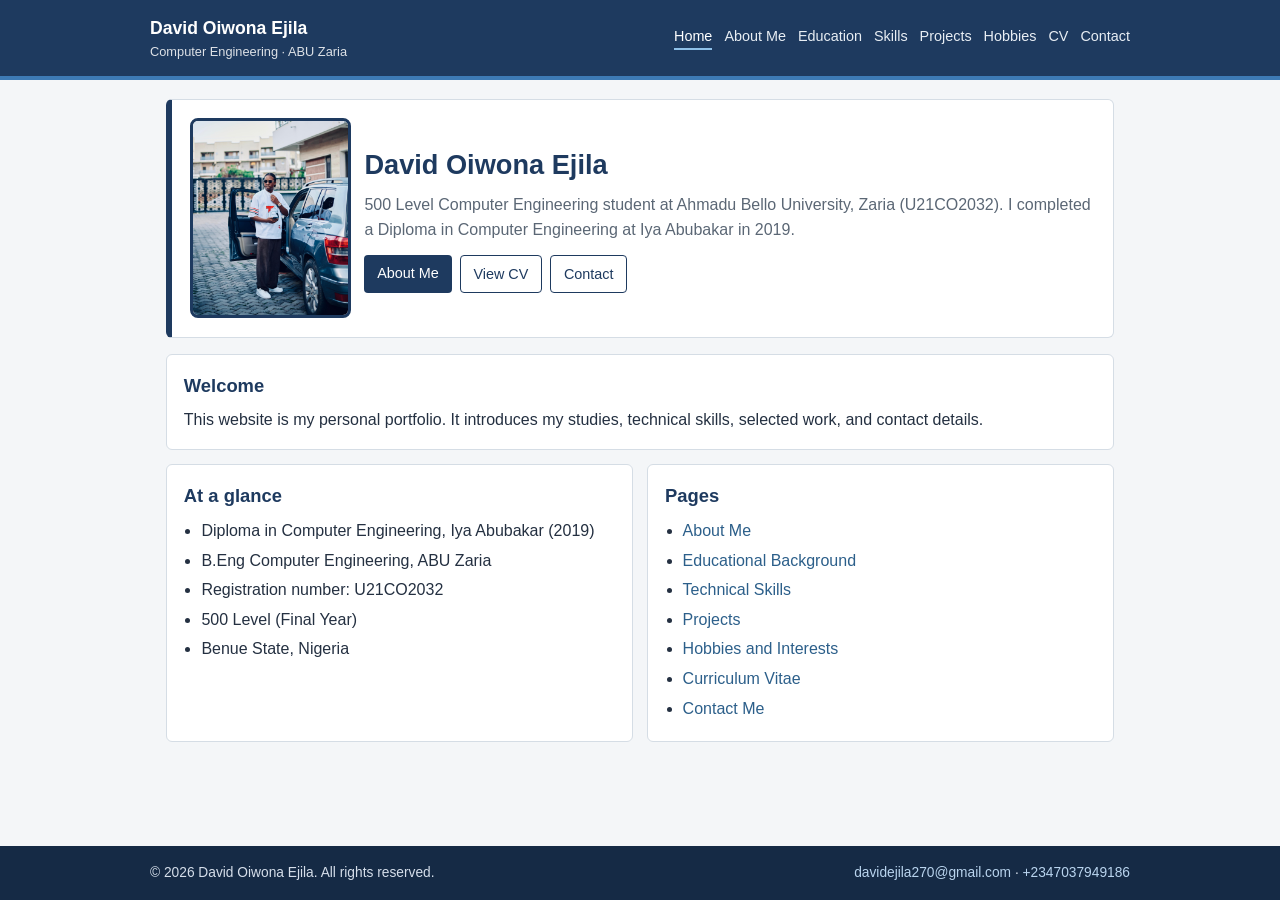
<file: index.html>
<!DOCTYPE html>
<html lang="en">
<head>
  <meta charset="UTF-8" />
  <meta name="viewport" content="width=device-width, initial-scale=1.0" />
  <title>Home | David Oiwona Ejila</title>
  <link rel="stylesheet" href="assets/css/style.css" />
  <script type="application/ld+json">
  {
    "@context": "https://schema.org",
    "@type": "Person",
    "name": "David Oiwona Ejila",
    "alternateName": "MarvelPro",
    "jobTitle": "Computer Engineering Student",
    "affiliation": {
      "@type": "CollegeOrUniversity",
      "name": "Ahmadu Bello University, Zaria"
    }
  }
  </script>
</head>
<body>
  <header class="site-header">
    <div class="header-inner">
      <a class="brand" href="index.html">David Oiwona Ejila<span>Computer Engineering · ABU Zaria</span></a>
      <nav class="main-nav" aria-label="Main">
        <a class="active" href="index.html">Home</a>
        <a href="about.html">About Me</a>
        <a href="education.html">Education</a>
        <a href="skills.html">Skills</a>
        <a href="projects.html">Projects</a>
        <a href="hobbies.html">Hobbies</a>
        <a href="cv.html">CV</a>
        <a href="contact.html">Contact</a>
      </nav>
    </div>
  </header>
  <main class="wrap">
    <section class="hero">
      <img class="portrait" src="assets/images/portrait.jpg" alt="David Oiwona Ejila standing beside a car" />
      <div>
        <h1>David Oiwona Ejila</h1>
        <p>500 Level Computer Engineering student at Ahmadu Bello University, Zaria (U21CO2032). I completed a Diploma in Computer Engineering at Iya Abubakar in 2019.</p>
        <div class="btn-row">
          <a class="btn" href="about.html">About Me</a>
          <a class="btn light" href="cv.html">View CV</a>
          <a class="btn light" href="contact.html">Contact</a>
        </div>
      </div>
    </section>
    <section class="card">
      <h2>Welcome</h2>
      <p>This website is my personal portfolio. It introduces my studies, technical skills, selected work, and contact details.</p>
    </section>
    <div class="grid-2">
      <section class="card">
        <h2>At a glance</h2>
        <ul class="plain-list">
          <li>Diploma in Computer Engineering, Iya Abubakar (2019)</li>
          <li>B.Eng Computer Engineering, ABU Zaria</li>
          <li>Registration number: U21CO2032</li>
          <li>500 Level (Final Year)</li>
          <li>Benue State, Nigeria</li>
        </ul>
      </section>
      <section class="card">
        <h2>Pages</h2>
        <ul class="plain-list">
          <li><a href="about.html">About Me</a></li>
          <li><a href="education.html">Educational Background</a></li>
          <li><a href="skills.html">Technical Skills</a></li>
          <li><a href="projects.html">Projects</a></li>
          <li><a href="hobbies.html">Hobbies and Interests</a></li>
          <li><a href="cv.html">Curriculum Vitae</a></li>
          <li><a href="contact.html">Contact Me</a></li>
        </ul>
      </section>
    </div>
  </main>
  <footer class="site-footer">
    <div class="footer-inner">
      <p>&copy; 2026 David Oiwona Ejila. All rights reserved.</p>
      <p><a href="mailto:davidejila270@gmail.com">davidejila270@gmail.com</a> · <a href="tel:+2347037949186">+2347037949186</a></p>
    </div>
  </footer>
</body>
</html>
</file>
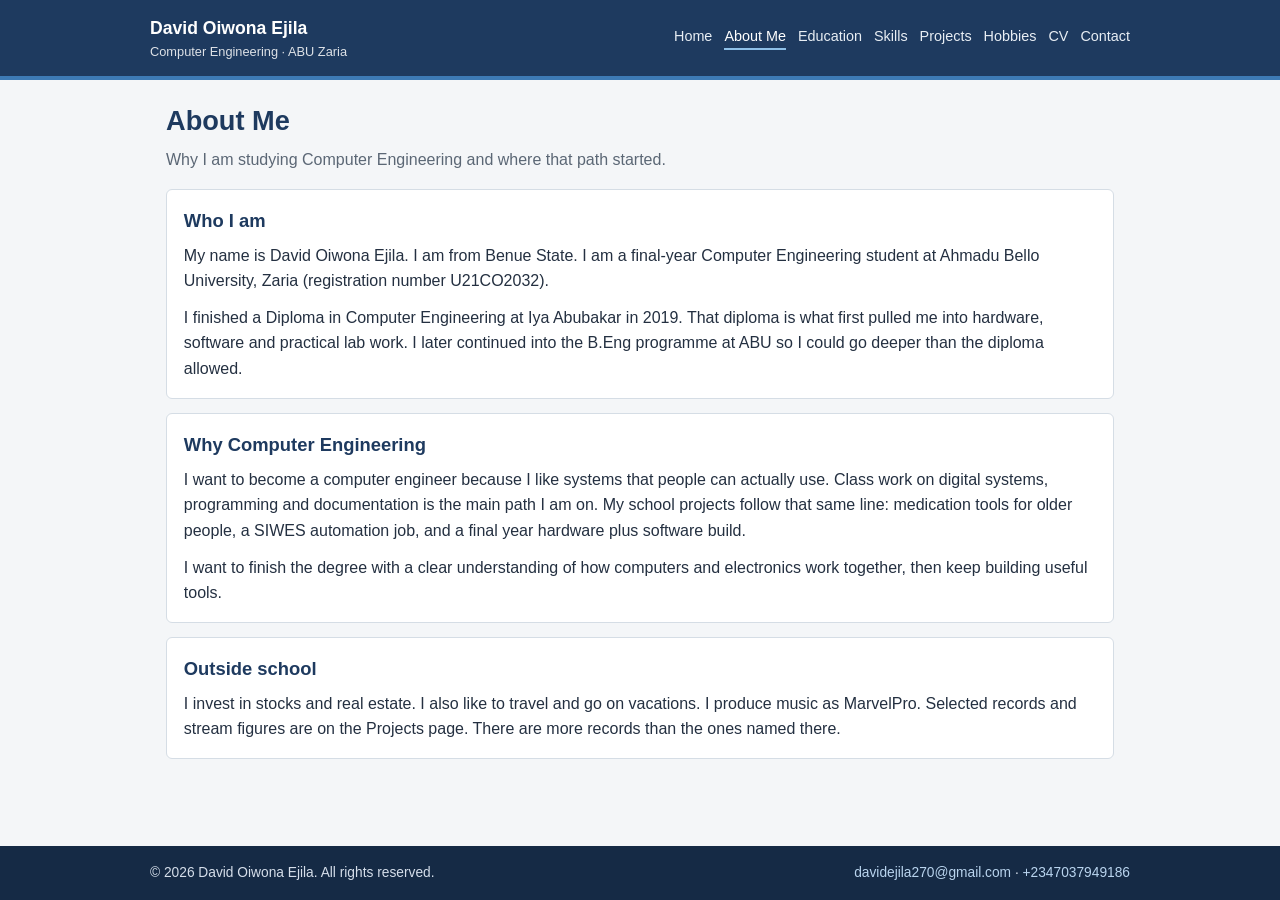
<file: about.html>
<!DOCTYPE html>
<html lang="en">
<head>
  <meta charset="UTF-8" />
  <meta name="viewport" content="width=device-width, initial-scale=1.0" />
  <title>About Me | David Oiwona Ejila</title>
  <link rel="stylesheet" href="assets/css/style.css" />
  <script type="application/ld+json">
  {
    "@context": "https://schema.org",
    "@type": "AboutPage",
    "name": "About David Oiwona Ejila",
    "about": { "@type": "Person", "name": "David Oiwona Ejila" }
  }
  </script>
</head>
<body>
  <header class="site-header">
    <div class="header-inner">
      <a class="brand" href="index.html">David Oiwona Ejila<span>Computer Engineering · ABU Zaria</span></a>
      <nav class="main-nav" aria-label="Main">
        <a href="index.html">Home</a>
        <a class="active" href="about.html">About Me</a>
        <a href="education.html">Education</a>
        <a href="skills.html">Skills</a>
        <a href="projects.html">Projects</a>
        <a href="hobbies.html">Hobbies</a>
        <a href="cv.html">CV</a>
        <a href="contact.html">Contact</a>
      </nav>
    </div>
  </header>
  <main class="wrap">
    <h1 class="page-title">About Me</h1>
    <p class="lead">Why I am studying Computer Engineering and where that path started.</p>
    <section class="card">
      <h2>Who I am</h2>
      <p>My name is David Oiwona Ejila. I am from Benue State. I am a final-year Computer Engineering student at Ahmadu Bello University, Zaria (registration number U21CO2032).</p>
      <p style="margin-top:0.7rem;">I finished a Diploma in Computer Engineering at Iya Abubakar in 2019. That diploma is what first pulled me into hardware, software and practical lab work. I later continued into the B.Eng programme at ABU so I could go deeper than the diploma allowed.</p>
    </section>
    <section class="card">
      <h2>Why Computer Engineering</h2>
      <p>I want to become a computer engineer because I like systems that people can actually use. Class work on digital systems, programming and documentation is the main path I am on. My school projects follow that same line: medication tools for older people, a SIWES automation job, and a final year hardware plus software build.</p>
      <p style="margin-top:0.7rem;">I want to finish the degree with a clear understanding of how computers and electronics work together, then keep building useful tools.</p>
    </section>
    <section class="card">
      <h2>Outside school</h2>
      <p>I invest in stocks and real estate. I also like to travel and go on vacations. I produce music as MarvelPro. Selected records and stream figures are on the Projects page. There are more records than the ones named there.</p>
    </section>
  </main>
  <footer class="site-footer">
    <div class="footer-inner">
      <p>&copy; 2026 David Oiwona Ejila. All rights reserved.</p>
      <p><a href="mailto:davidejila270@gmail.com">davidejila270@gmail.com</a> · <a href="tel:+2347037949186">+2347037949186</a></p>
    </div>
  </footer>
</body>
</html>
</file>
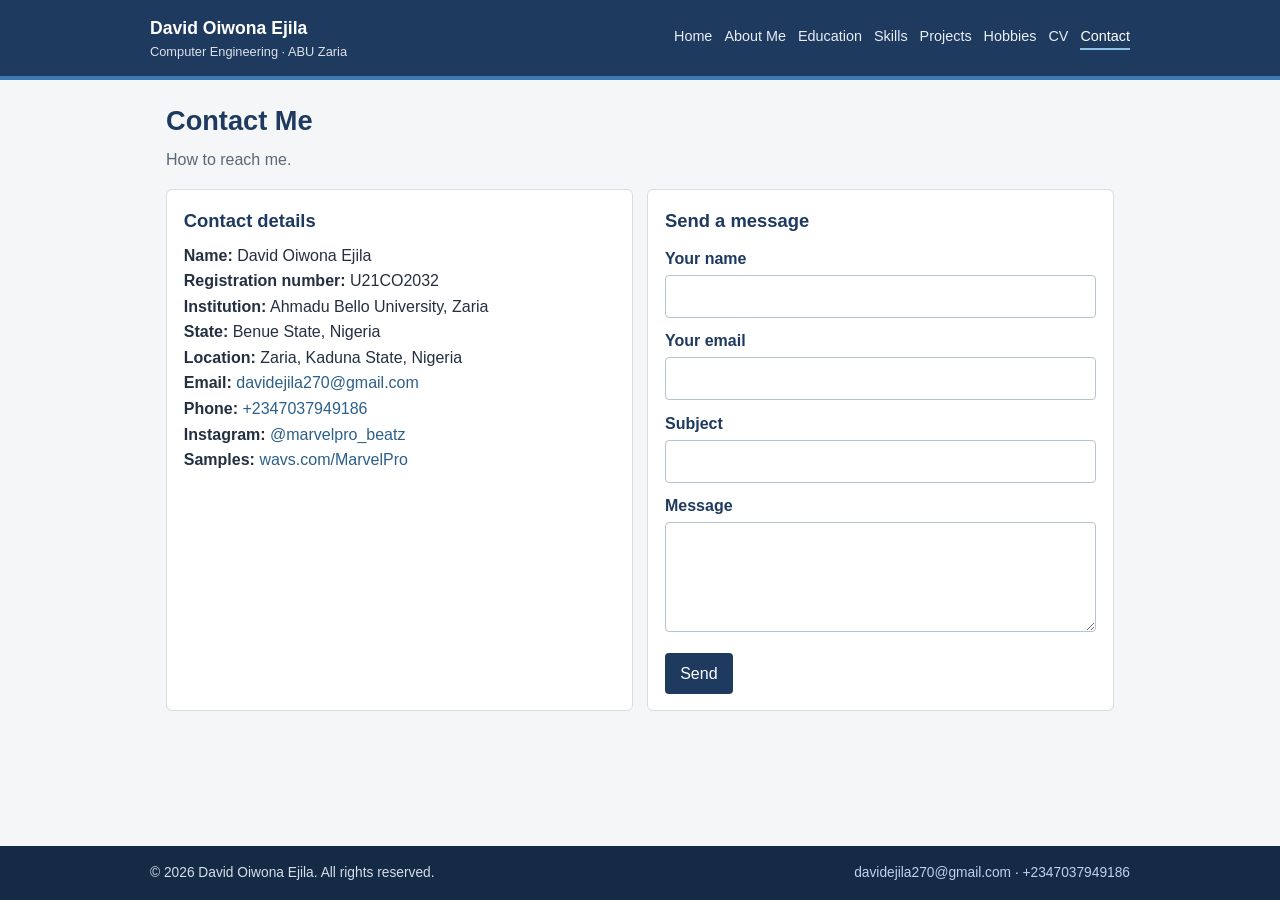
<file: contact.html>
<!DOCTYPE html>
<html lang="en">
<head>
  <meta charset="UTF-8" />
  <meta name="viewport" content="width=device-width, initial-scale=1.0" />
  <title>Contact Me | David Oiwona Ejila</title>
  <link rel="stylesheet" href="assets/css/style.css" />
  <script type="application/ld+json">
  {
    "@context": "https://schema.org",
    "@type": "ContactPage",
    "name": "Contact David Oiwona Ejila"
  }
  </script>
</head>
<body>
  <header class="site-header">
    <div class="header-inner">
      <a class="brand" href="index.html">David Oiwona Ejila<span>Computer Engineering · ABU Zaria</span></a>
      <nav class="main-nav" aria-label="Main">
        <a href="index.html">Home</a>
        <a href="about.html">About Me</a>
        <a href="education.html">Education</a>
        <a href="skills.html">Skills</a>
        <a href="projects.html">Projects</a>
        <a href="hobbies.html">Hobbies</a>
        <a href="cv.html">CV</a>
        <a class="active" href="contact.html">Contact</a>
      </nav>
    </div>
  </header>
  <main class="wrap">
    <h1 class="page-title">Contact Me</h1>
    <p class="lead">How to reach me.</p>
    <div class="grid-2">
      <section class="card">
        <h2>Contact details</h2>
        <p><strong>Name:</strong> David Oiwona Ejila</p>
        <p><strong>Registration number:</strong> U21CO2032</p>
        <p><strong>Institution:</strong> Ahmadu Bello University, Zaria</p>
        <p><strong>State:</strong> Benue State, Nigeria</p>
        <p><strong>Location:</strong> Zaria, Kaduna State, Nigeria</p>
        <p><strong>Email:</strong> <a href="mailto:davidejila270@gmail.com">davidejila270@gmail.com</a></p>
        <p><strong>Phone:</strong> <a href="tel:+2347037949186">+2347037949186</a></p>
        <p><strong>Instagram:</strong> <a href="https://www.instagram.com/marvelpro_beatz/">@marvelpro_beatz</a></p>
        <p><strong>Samples:</strong> <a href="https://wavs.com/MarvelPro">wavs.com/MarvelPro</a></p>
      </section>
      <section class="card">
        <h2>Send a message</h2>
        <form action="mailto:davidejila270@gmail.com" method="post" enctype="text/plain">
          <label for="name">Your name</label>
          <input type="text" id="name" name="name" required="required" />
          <label for="email">Your email</label>
          <input type="email" id="email" name="email" required="required" />
          <label for="subject">Subject</label>
          <input type="text" id="subject" name="subject" />
          <label for="message">Message</label>
          <textarea id="message" name="message" required="required"></textarea>
          <input type="submit" value="Send" />
        </form>
      </section>
    </div>
  </main>
  <footer class="site-footer">
    <div class="footer-inner">
      <p>&copy; 2026 David Oiwona Ejila. All rights reserved.</p>
      <p><a href="mailto:davidejila270@gmail.com">davidejila270@gmail.com</a> · <a href="tel:+2347037949186">+2347037949186</a></p>
    </div>
  </footer>
</body>
</html>
</file>
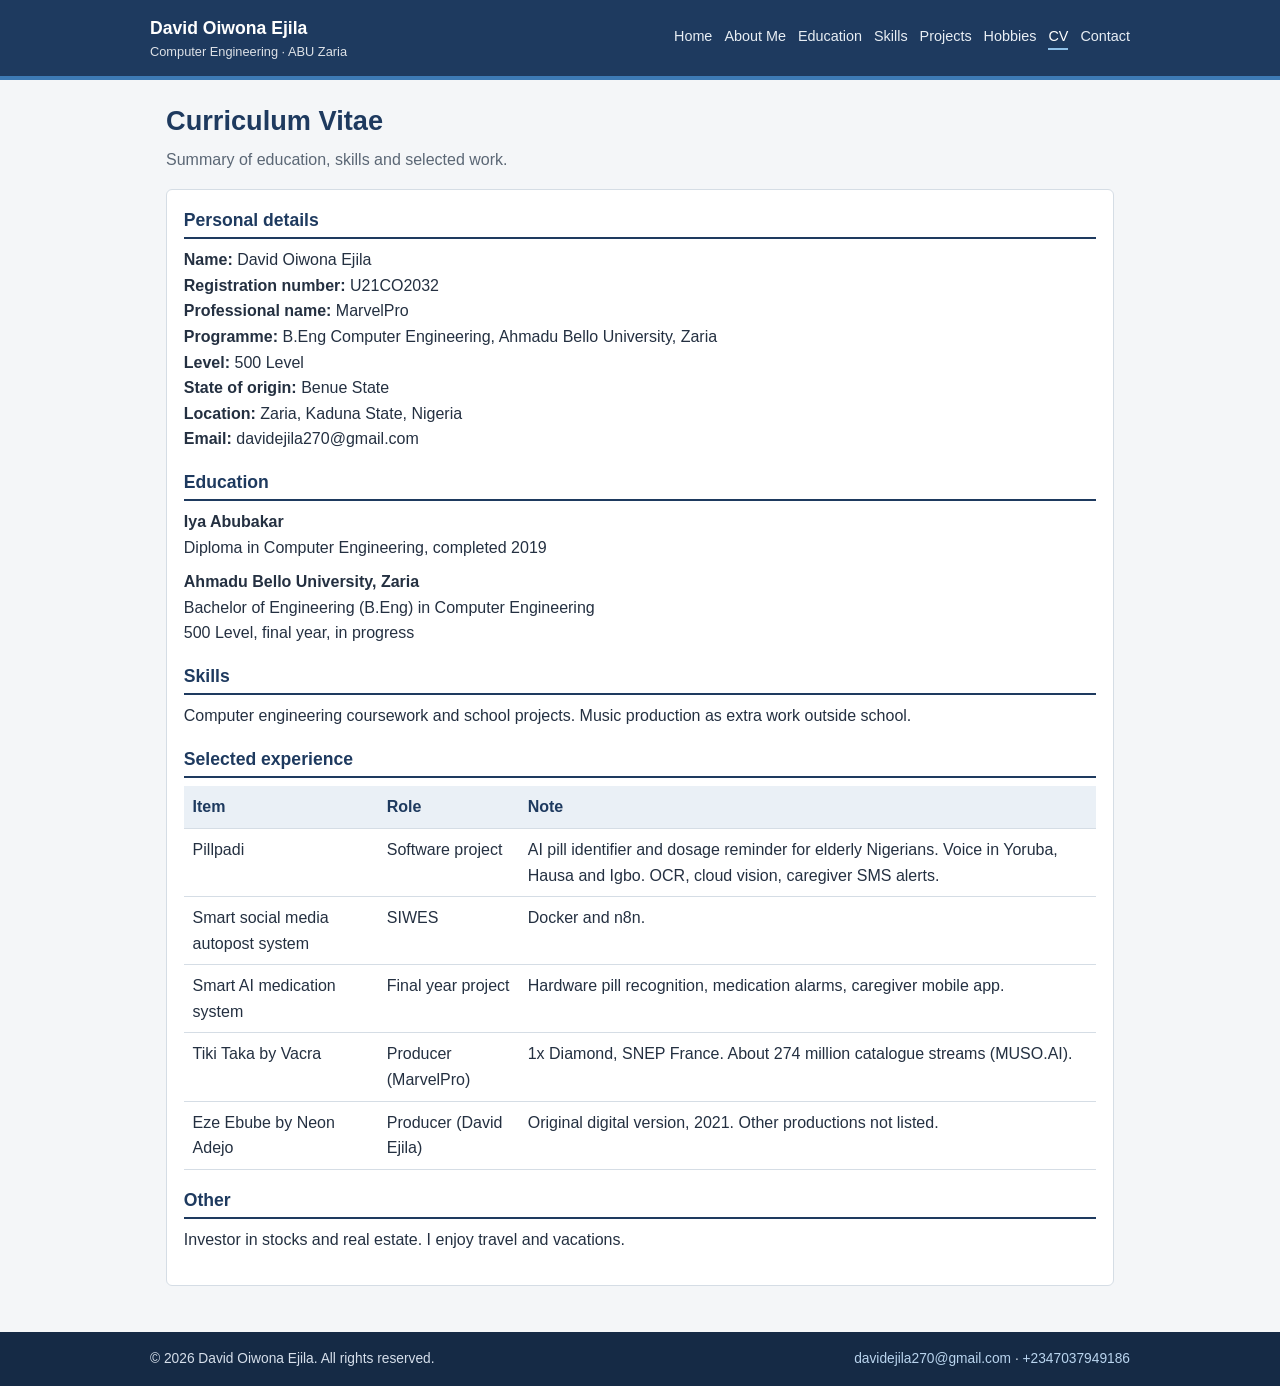
<file: cv.html>
<!DOCTYPE html>
<html lang="en">
<head>
  <meta charset="UTF-8" />
  <meta name="viewport" content="width=device-width, initial-scale=1.0" />
  <title>Curriculum Vitae | David Oiwona Ejila</title>
  <link rel="stylesheet" href="assets/css/style.css" />
  <script type="application/ld+json">
  {
    "@context": "https://schema.org",
    "@type": "WebPage",
    "name": "Curriculum Vitae"
  }
  </script>
</head>
<body>
  <header class="site-header">
    <div class="header-inner">
      <a class="brand" href="index.html">David Oiwona Ejila<span>Computer Engineering · ABU Zaria</span></a>
      <nav class="main-nav" aria-label="Main">
        <a href="index.html">Home</a>
        <a href="about.html">About Me</a>
        <a href="education.html">Education</a>
        <a href="skills.html">Skills</a>
        <a href="projects.html">Projects</a>
        <a href="hobbies.html">Hobbies</a>
        <a class="active" href="cv.html">CV</a>
        <a href="contact.html">Contact</a>
      </nav>
    </div>
  </header>
  <main class="wrap">
    <h1 class="page-title">Curriculum Vitae</h1>
    <p class="lead">Summary of education, skills and selected work.</p>
    <section class="card">
      <div class="cv-block">
        <h2>Personal details</h2>
        <p><strong>Name:</strong> David Oiwona Ejila</p>
        <p><strong>Registration number:</strong> U21CO2032</p>
        <p><strong>Professional name:</strong> MarvelPro</p>
        <p><strong>Programme:</strong> B.Eng Computer Engineering, Ahmadu Bello University, Zaria</p>
        <p><strong>Level:</strong> 500 Level</p>
        <p><strong>State of origin:</strong> Benue State</p>
        <p><strong>Location:</strong> Zaria, Kaduna State, Nigeria</p>
        <p><strong>Email:</strong> davidejila270@gmail.com</p>
      </div>
      <div class="cv-block">
        <h2>Education</h2>
        <p><strong>Iya Abubakar</strong></p>
        <p>Diploma in Computer Engineering, completed 2019</p>
        <p style="margin-top:0.55rem;"><strong>Ahmadu Bello University, Zaria</strong></p>
        <p>Bachelor of Engineering (B.Eng) in Computer Engineering</p>
        <p>500 Level, final year, in progress</p>
      </div>
      <div class="cv-block">
        <h2>Skills</h2>
        <p>Computer engineering coursework and school projects. Music production as extra work outside school.</p>
      </div>
      <div class="cv-block">
        <h2>Selected experience</h2>
        <table>
          <thead>
            <tr>
              <th>Item</th>
              <th>Role</th>
              <th>Note</th>
            </tr>
          </thead>
          <tbody>
            <tr>
              <td>Pillpadi</td>
              <td>Software project</td>
              <td>AI pill identifier and dosage reminder for elderly Nigerians. Voice in Yoruba, Hausa and Igbo. OCR, cloud vision, caregiver SMS alerts.</td>
            </tr>
            <tr>
              <td>Smart social media autopost system</td>
              <td>SIWES</td>
              <td>Docker and n8n.</td>
            </tr>
            <tr>
              <td>Smart AI medication system</td>
              <td>Final year project</td>
              <td>Hardware pill recognition, medication alarms, caregiver mobile app.</td>
            </tr>
            <tr>
              <td>Tiki Taka by Vacra</td>
              <td>Producer (MarvelPro)</td>
              <td>1x Diamond, SNEP France. About 274 million catalogue streams (MUSO.AI).</td>
            </tr>
            <tr>
              <td>Eze Ebube by Neon Adejo</td>
              <td>Producer (David Ejila)</td>
              <td>Original digital version, 2021. Other productions not listed.</td>
            </tr>
          </tbody>
        </table>
      </div>
      <div class="cv-block">
        <h2>Other</h2>
        <p>Investor in stocks and real estate. I enjoy travel and vacations.</p>
      </div>
    </section>
  </main>
  <footer class="site-footer">
    <div class="footer-inner">
      <p>&copy; 2026 David Oiwona Ejila. All rights reserved.</p>
      <p><a href="mailto:davidejila270@gmail.com">davidejila270@gmail.com</a> · <a href="tel:+2347037949186">+2347037949186</a></p>
    </div>
  </footer>
</body>
</html>
</file>
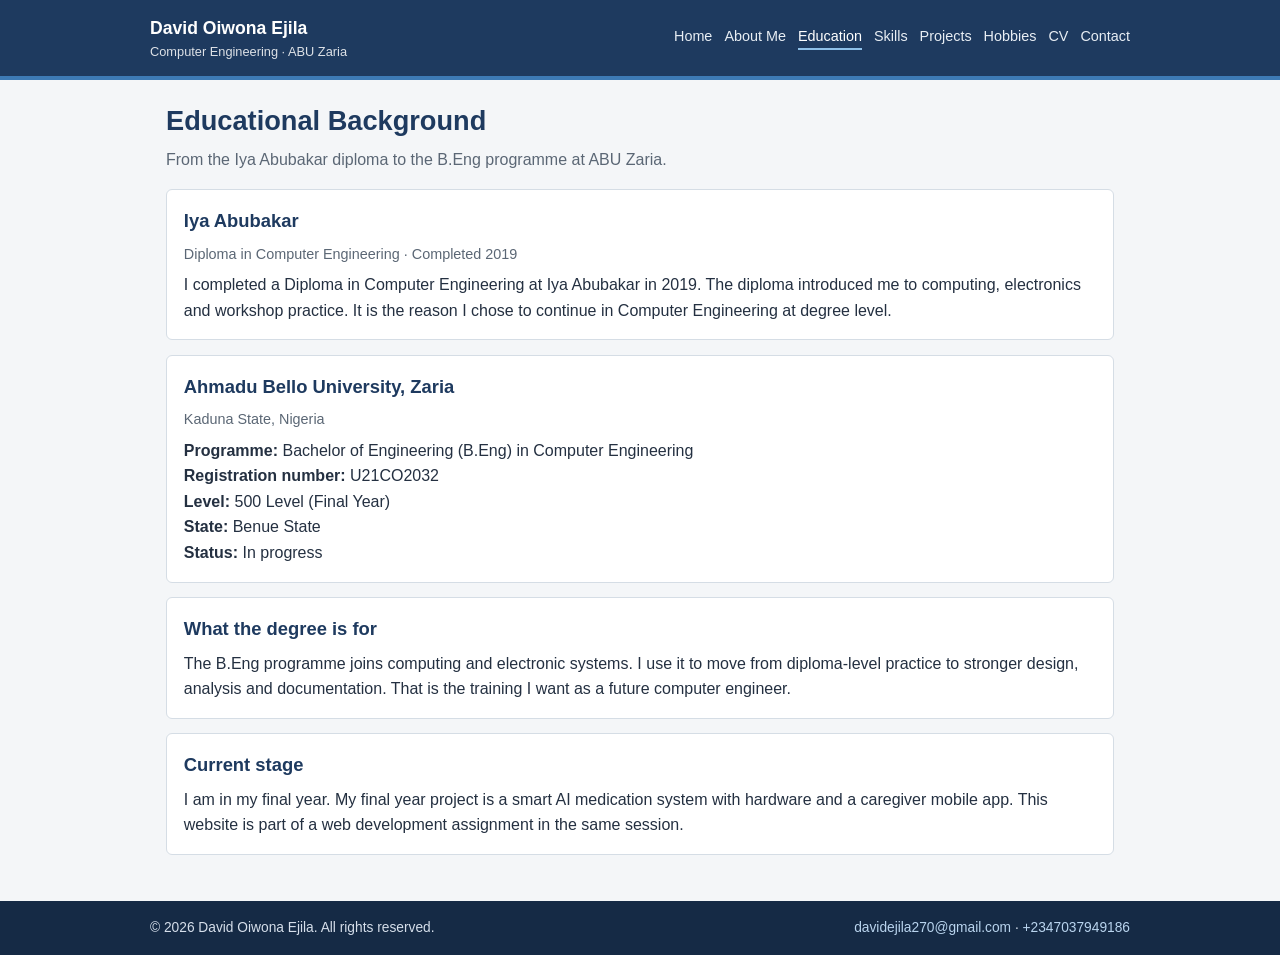
<file: education.html>
<!DOCTYPE html>
<html lang="en">
<head>
  <meta charset="UTF-8" />
  <meta name="viewport" content="width=device-width, initial-scale=1.0" />
  <title>Educational Background | David Oiwona Ejila</title>
  <link rel="stylesheet" href="assets/css/style.css" />
  <script type="application/ld+json">
  {
    "@context": "https://schema.org",
    "@type": "WebPage",
    "name": "Educational Background",
    "description": "Diploma and degree background of David Oiwona Ejila."
  }
  </script>
</head>
<body>
  <header class="site-header">
    <div class="header-inner">
      <a class="brand" href="index.html">David Oiwona Ejila<span>Computer Engineering · ABU Zaria</span></a>
      <nav class="main-nav" aria-label="Main">
        <a href="index.html">Home</a>
        <a href="about.html">About Me</a>
        <a class="active" href="education.html">Education</a>
        <a href="skills.html">Skills</a>
        <a href="projects.html">Projects</a>
        <a href="hobbies.html">Hobbies</a>
        <a href="cv.html">CV</a>
        <a href="contact.html">Contact</a>
      </nav>
    </div>
  </header>
  <main class="wrap">
    <h1 class="page-title">Educational Background</h1>
    <p class="lead">From the Iya Abubakar diploma to the B.Eng programme at ABU Zaria.</p>

    <section class="card">
      <h2>Iya Abubakar</h2>
      <p class="meta">Diploma in Computer Engineering · Completed 2019</p>
      <p>I completed a Diploma in Computer Engineering at Iya Abubakar in 2019. The diploma introduced me to computing, electronics and workshop practice. It is the reason I chose to continue in Computer Engineering at degree level.</p>
    </section>

    <section class="card">
      <h2>Ahmadu Bello University, Zaria</h2>
      <p class="meta">Kaduna State, Nigeria</p>
      <p><strong>Programme:</strong> Bachelor of Engineering (B.Eng) in Computer Engineering</p>
      <p><strong>Registration number:</strong> U21CO2032</p>
      <p><strong>Level:</strong> 500 Level (Final Year)</p>
      <p><strong>State:</strong> Benue State</p>
      <p><strong>Status:</strong> In progress</p>
    </section>

    <section class="card">
      <h2>What the degree is for</h2>
      <p>The B.Eng programme joins computing and electronic systems. I use it to move from diploma-level practice to stronger design, analysis and documentation. That is the training I want as a future computer engineer.</p>
    </section>

    <section class="card">
      <h2>Current stage</h2>
      <p>I am in my final year. My final year project is a smart AI medication system with hardware and a caregiver mobile app. This website is part of a web development assignment in the same session.</p>
    </section>
  </main>
  <footer class="site-footer">
    <div class="footer-inner">
      <p>&copy; 2026 David Oiwona Ejila. All rights reserved.</p>
      <p><a href="mailto:davidejila270@gmail.com">davidejila270@gmail.com</a> · <a href="tel:+2347037949186">+2347037949186</a></p>
    </div>
  </footer>
</body>
</html>
</file>
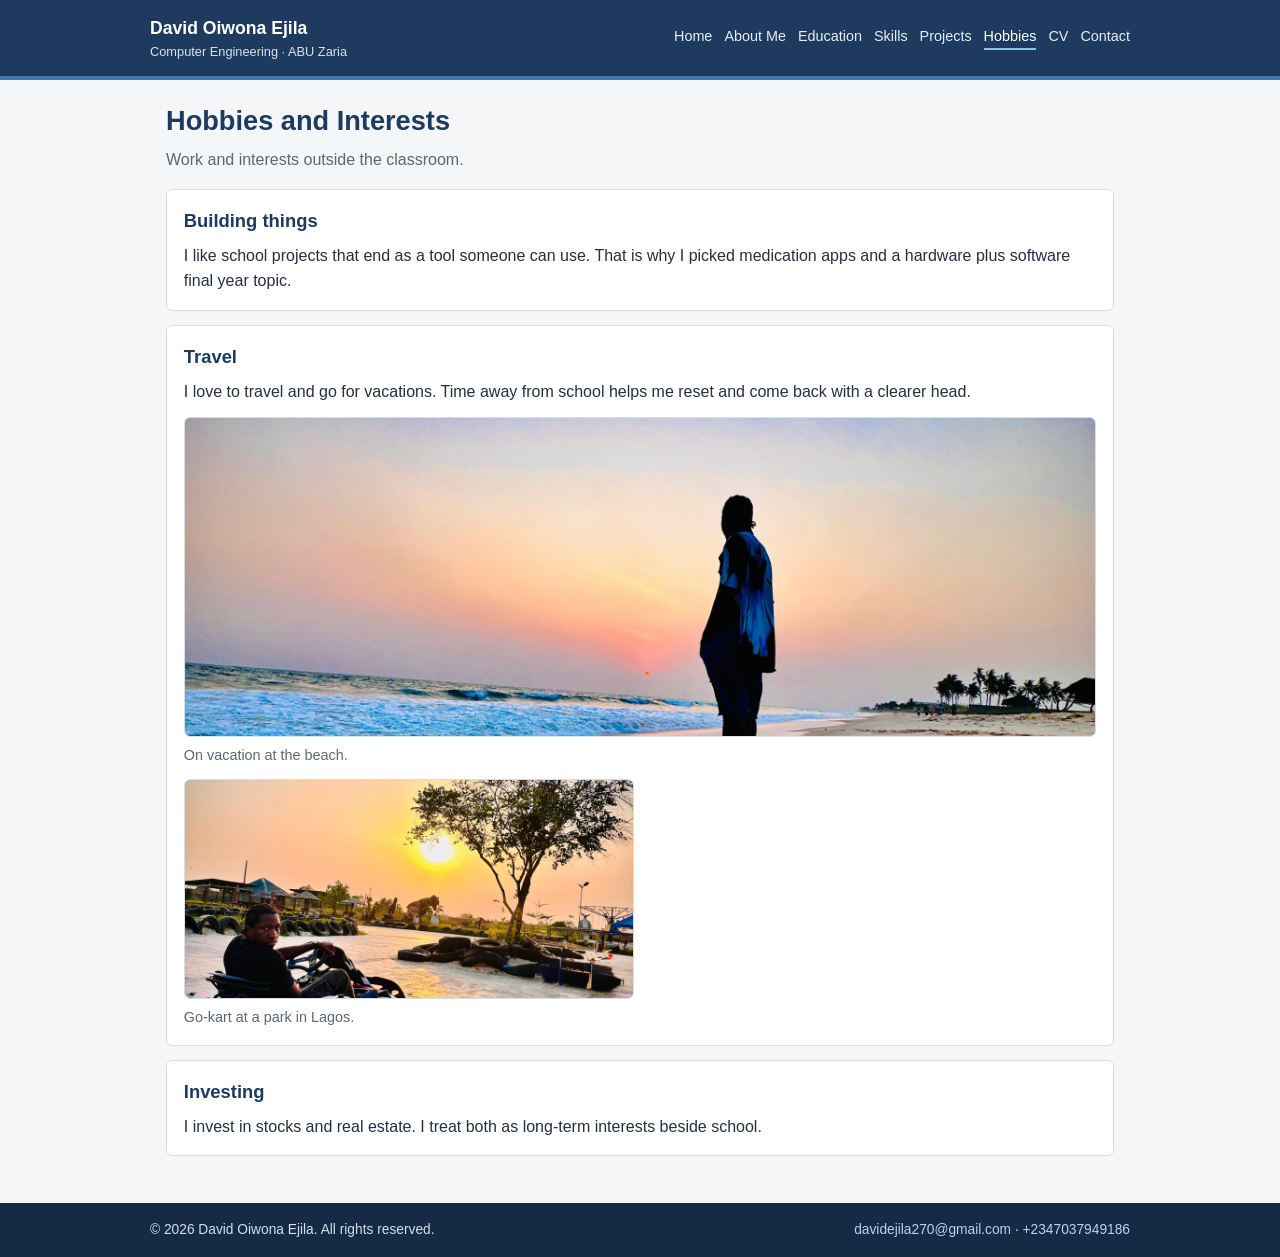
<file: hobbies.html>
<!DOCTYPE html>
<html lang="en">
<head>
  <meta charset="UTF-8" />
  <meta name="viewport" content="width=device-width, initial-scale=1.0" />
  <title>Hobbies and Interests | David Oiwona Ejila</title>
  <link rel="stylesheet" href="assets/css/style.css" />
  <script type="application/ld+json">
  {
    "@context": "https://schema.org",
    "@type": "WebPage",
    "name": "Hobbies and Interests"
  }
  </script>
</head>
<body>
  <header class="site-header">
    <div class="header-inner">
      <a class="brand" href="index.html">David Oiwona Ejila<span>Computer Engineering · ABU Zaria</span></a>
      <nav class="main-nav" aria-label="Main">
        <a href="index.html">Home</a>
        <a href="about.html">About Me</a>
        <a href="education.html">Education</a>
        <a href="skills.html">Skills</a>
        <a href="projects.html">Projects</a>
        <a class="active" href="hobbies.html">Hobbies</a>
        <a href="cv.html">CV</a>
        <a href="contact.html">Contact</a>
      </nav>
    </div>
  </header>
  <main class="wrap">
    <h1 class="page-title">Hobbies and Interests</h1>
    <p class="lead">Work and interests outside the classroom.</p>

    <section class="card">
      <h2>Building things</h2>
      <p>I like school projects that end as a tool someone can use. That is why I picked medication apps and a hardware plus software final year topic.</p>
    </section>

    <section class="card">
      <h2>Travel</h2>
      <p>I love to travel and go for vacations. Time away from school helps me reset and come back with a clearer head.</p>
      <div class="photo-grid" style="margin-top:0.8rem;">
        <div class="photo-card wide">
          <img src="assets/images/beach.jpg" alt="David Oiwona Ejila at the beach at sunset" />
          <p>On vacation at the beach.</p>
        </div>
        <div class="photo-card">
          <img src="assets/images/gokart.jpg" alt="David Oiwona Ejila driving a go-kart in Lagos" />
          <p>Go-kart at a park in Lagos.</p>
        </div>
      </div>
    </section>

    <section class="card">
      <h2>Investing</h2>
      <p>I invest in stocks and real estate. I treat both as long-term interests beside school.</p>
    </section>
  </main>
  <footer class="site-footer">
    <div class="footer-inner">
      <p>&copy; 2026 David Oiwona Ejila. All rights reserved.</p>
      <p><a href="mailto:davidejila270@gmail.com">davidejila270@gmail.com</a> · <a href="tel:+2347037949186">+2347037949186</a></p>
    </div>
  </footer>
</body>
</html>
</file>
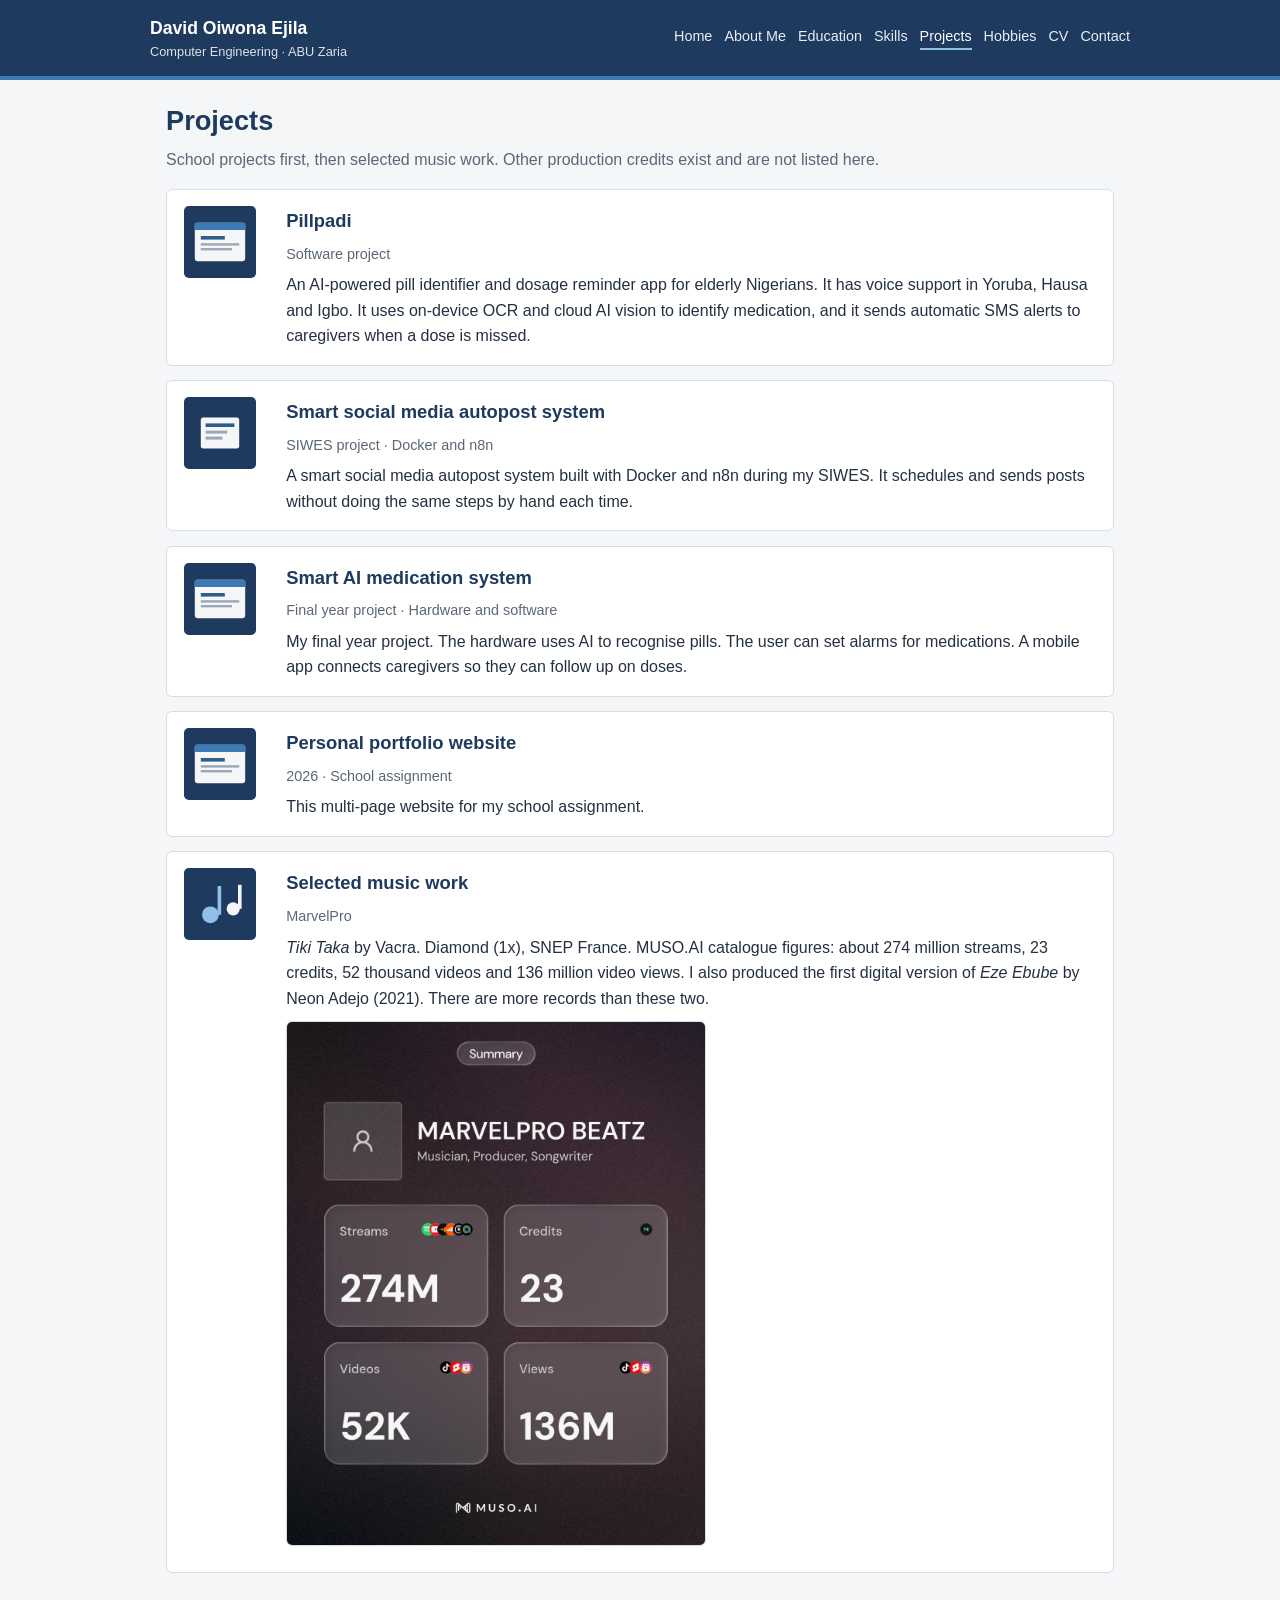
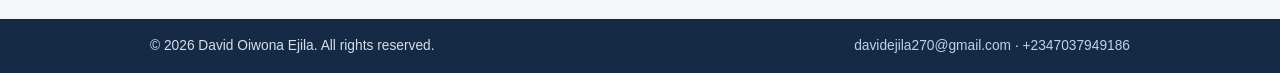
<file: projects.html>
<!DOCTYPE html>
<html lang="en">
<head>
  <meta charset="UTF-8" />
  <meta name="viewport" content="width=device-width, initial-scale=1.0" />
  <title>Projects | David Oiwona Ejila</title>
  <link rel="stylesheet" href="assets/css/style.css" />
  <script type="application/ld+json">
  {
    "@context": "https://schema.org",
    "@type": "CollectionPage",
    "name": "Projects"
  }
  </script>
</head>
<body>
  <header class="site-header">
    <div class="header-inner">
      <a class="brand" href="index.html">David Oiwona Ejila<span>Computer Engineering · ABU Zaria</span></a>
      <nav class="main-nav" aria-label="Main">
        <a href="index.html">Home</a>
        <a href="about.html">About Me</a>
        <a href="education.html">Education</a>
        <a href="skills.html">Skills</a>
        <a class="active" href="projects.html">Projects</a>
        <a href="hobbies.html">Hobbies</a>
        <a href="cv.html">CV</a>
        <a href="contact.html">Contact</a>
      </nav>
    </div>
  </header>
  <main class="wrap">
    <h1 class="page-title">Projects</h1>
    <p class="lead">School projects first, then selected music work. Other production credits exist and are not listed here.</p>

    <article>
      <img class="project-media" src="assets/images/project-web.svg" alt="Pillpadi project icon" />
      <div>
        <h2>Pillpadi</h2>
        <p class="meta">Software project</p>
        <p>An AI-powered pill identifier and dosage reminder app for elderly Nigerians. It has voice support in Yoruba, Hausa and Igbo. It uses on-device OCR and cloud AI vision to identify medication, and it sends automatic SMS alerts to caregivers when a dose is missed.</p>
      </div>
    </article>

    <article>
      <img class="project-media" src="assets/images/project-pack.svg" alt="Autopost system icon" />
      <div>
        <h2>Smart social media autopost system</h2>
        <p class="meta">SIWES project · Docker and n8n</p>
        <p>A smart social media autopost system built with Docker and n8n during my SIWES. It schedules and sends posts without doing the same steps by hand each time.</p>
      </div>
    </article>

    <article>
      <img class="project-media" src="assets/images/project-web.svg" alt="Medication system icon" />
      <div>
        <h2>Smart AI medication system</h2>
        <p class="meta">Final year project · Hardware and software</p>
        <p>My final year project. The hardware uses AI to recognise pills. The user can set alarms for medications. A mobile app connects caregivers so they can follow up on doses.</p>
      </div>
    </article>

    <article>
      <img class="project-media" src="assets/images/project-web.svg" alt="Portfolio website icon" />
      <div>
        <h2>Personal portfolio website</h2>
        <p class="meta">2026 · School assignment</p>
        <p>This multi-page website for my school assignment.</p>
      </div>
    </article>

    <article>
      <img class="project-media" src="assets/images/project-music.svg" alt="Music work icon" />
      <div>
        <h2>Selected music work</h2>
        <p class="meta">MarvelPro</p>
        <p><em>Tiki Taka</em> by Vacra. Diamond (1x), SNEP France. MUSO.AI catalogue figures: about 274 million streams, 23 credits, 52 thousand videos and 136 million video views. I also produced the first digital version of <em>Eze Ebube</em> by Neon Adejo (2021). There are more records than these two.</p>
        <img class="stats-img" src="assets/images/muso-summary.jpg" alt="MUSO.AI summary showing 274 million streams for MarvelPro Beatz" />
      </div>
    </article>

  </main>
  <footer class="site-footer">
    <div class="footer-inner">
      <p>&copy; 2026 David Oiwona Ejila. All rights reserved.</p>
      <p><a href="mailto:davidejila270@gmail.com">davidejila270@gmail.com</a> · <a href="tel:+2347037949186">+2347037949186</a></p>
    </div>
  </footer>
</body>
</html>
</file>
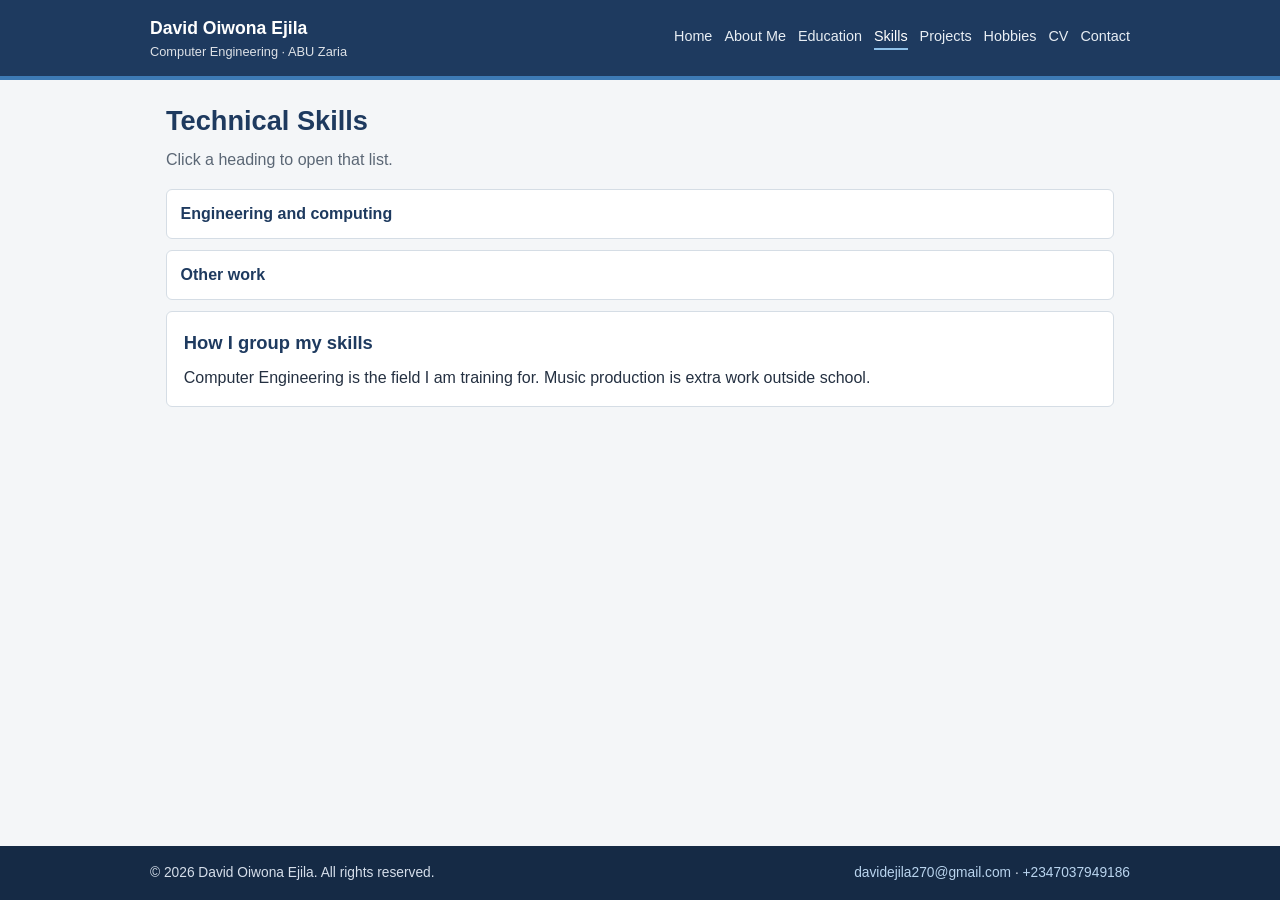
<file: skills.html>
<!DOCTYPE html>
<html lang="en">
<head>
  <meta charset="UTF-8" />
  <meta name="viewport" content="width=device-width, initial-scale=1.0" />
  <title>Technical Skills | David Oiwona Ejila</title>
  <link rel="stylesheet" href="assets/css/style.css" />
  <script type="application/ld+json">
  {
    "@context": "https://schema.org",
    "@type": "WebPage",
    "name": "Technical Skills"
  }
  </script>
</head>
<body>
  <header class="site-header">
    <div class="header-inner">
      <a class="brand" href="index.html">David Oiwona Ejila<span>Computer Engineering · ABU Zaria</span></a>
      <nav class="main-nav" aria-label="Main">
        <a href="index.html">Home</a>
        <a href="about.html">About Me</a>
        <a href="education.html">Education</a>
        <a class="active" href="skills.html">Skills</a>
        <a href="projects.html">Projects</a>
        <a href="hobbies.html">Hobbies</a>
        <a href="cv.html">CV</a>
        <a href="contact.html">Contact</a>
      </nav>
    </div>
  </header>
  <main class="wrap">
    <h1 class="page-title">Technical Skills</h1>
    <p class="lead">Click a heading to open that list.</p>

    <section class="accordion" id="eng">
      <h2><a href="#eng">Engineering and computing</a></h2>
      <div class="panel">
        <ul class="skill-list">
          <li>Computer engineering coursework (enthusiast level)</li>
          <li>Basic digital electronics concepts from class</li>
          <li>Web pages with HTML and CSS for school work</li>
        </ul>
        <a class="close-acc" href="#top">Close</a>
      </div>
    </section>

    <section class="accordion" id="prod">
      <h2><a href="#prod">Other work</a></h2>
      <div class="panel">
        <ul class="skill-list">
          <li>Music production as MarvelPro (selected records on the Projects page)</li>
        </ul>
        <a class="close-acc" href="#top">Close</a>
      </div>
    </section>

    <section class="card">
      <h2>How I group my skills</h2>
      <p>Computer Engineering is the field I am training for. Music production is extra work outside school.</p>
    </section>
  </main>
  <footer class="site-footer">
    <div class="footer-inner">
      <p>&copy; 2026 David Oiwona Ejila. All rights reserved.</p>
      <p><a href="mailto:davidejila270@gmail.com">davidejila270@gmail.com</a> · <a href="tel:+2347037949186">+2347037949186</a></p>
    </div>
  </footer>
</body>
</html>
</file>
<file: assets/css/style.css>
/* Mobile-first stylesheet. No JavaScript. */

:root {
  --navy: #1e3a5f;
  --navy-dark: #152a45;
  --blue: #2c5f8a;
  --accent: #3d7ab5;
  --bg: #f4f6f8;
  --card: #ffffff;
  --text: #243041;
  --muted: #5b6775;
  --line: #d5dde5;
}

* {
  box-sizing: border-box;
  margin: 0;
  padding: 0;
}

body {
  font-family: "Segoe UI", Tahoma, Geneva, Verdana, sans-serif;
  background: var(--bg);
  color: var(--text);
  line-height: 1.6;
  min-height: 100vh;
  display: flex;
  flex-direction: column;
}

img {
  max-width: 100%;
  height: auto;
  display: block;
}

a {
  color: var(--blue);
  text-decoration: none;
}

a:hover,
a:focus {
  text-decoration: underline;
}

.site-header {
  background: var(--navy);
  color: #fff;
  padding: 0.85rem 1rem;
  border-bottom: 4px solid var(--accent);
}

.header-inner {
  max-width: 980px;
  margin: 0 auto;
  display: flex;
  flex-direction: column;
  gap: 0.7rem;
}

.brand {
  color: #fff;
  font-weight: 700;
  font-size: 1.1rem;
}

.brand:hover,
.brand:focus {
  color: #fff;
  text-decoration: none;
}

.brand span {
  display: block;
  font-weight: 400;
  font-size: 0.8rem;
  opacity: 0.85;
}

.main-nav {
  display: flex;
  flex-wrap: wrap;
  gap: 0.35rem 0.75rem;
}

.main-nav a {
  color: #e8eef4;
  font-size: 0.9rem;
}

.main-nav a:hover,
.main-nav a:focus,
.main-nav a.active {
  color: #fff;
  text-decoration: none;
  border-bottom: 2px solid #8ec0e8;
}

.wrap {
  width: 100%;
  max-width: 980px;
  margin: 0 auto;
  padding: 1.2rem 1rem 2rem;
  flex: 1;
}

.page-title {
  color: var(--navy);
  font-size: 1.45rem;
  margin-bottom: 0.3rem;
}

.lead {
  color: var(--muted);
  margin-bottom: 1rem;
}

.card,
article {
  background: var(--card);
  border: 1px solid var(--line);
  border-radius: 6px;
  padding: 1rem 1.05rem;
  margin-bottom: 0.9rem;
}

article h2,
.card h2 {
  color: var(--navy);
  font-size: 1.15rem;
  margin-bottom: 0.45rem;
}

.meta {
  color: var(--muted);
  font-size: 0.9rem;
  margin-bottom: 0.4rem;
}

.hero {
  background: var(--card);
  border: 1px solid var(--line);
  border-left: 6px solid var(--navy);
  border-radius: 6px;
  padding: 1.15rem 1.1rem;
  margin-bottom: 1rem;
  display: flex;
  flex-direction: column;
  gap: 0.85rem;
}

.avatar {
  width: 76px;
  height: 76px;
  border-radius: 50%;
  background: var(--navy);
  color: #fff;
  display: flex;
  align-items: center;
  justify-content: center;
  font-size: 1.5rem;
  font-weight: 700;
}

.hero h1 {
  color: var(--navy);
  font-size: 1.5rem;
}

.hero p {
  margin-top: 0.3rem;
  color: var(--muted);
}

.btn-row {
  margin-top: 0.75rem;
  display: flex;
  flex-wrap: wrap;
  gap: 0.5rem;
}

.btn {
  display: inline-block;
  background: var(--navy);
  color: #fff;
  padding: 0.42rem 0.8rem;
  border-radius: 4px;
  font-size: 0.9rem;
}

.btn:hover,
.btn:focus {
  background: var(--blue);
  color: #fff;
  text-decoration: none;
}

.btn.light {
  background: #fff;
  color: var(--navy);
  border: 1px solid var(--navy);
}

.grid-2 {
  display: grid;
  grid-template-columns: 1fr;
  gap: 0.9rem;
}

.skill-list,
.plain-list {
  margin-left: 1.1rem;
}

.skill-list li,
.plain-list li {
  margin-bottom: 0.25rem;
}

.tag-list {
  display: flex;
  flex-wrap: wrap;
  gap: 0.4rem;
}

.tag {
  background: #e8eef5;
  color: var(--navy);
  border: 1px solid #c9d6e4;
  border-radius: 999px;
  padding: 0.15rem 0.6rem;
  font-size: 0.84rem;
}

.project-media {
  width: 72px;
  height: 72px;
  margin-bottom: 0.55rem;
}

table {
  width: 100%;
  border-collapse: collapse;
  background: var(--card);
}

th,
td {
  text-align: left;
  padding: 0.5rem 0.55rem;
  border-bottom: 1px solid var(--line);
  vertical-align: top;
}

th {
  background: #eaf0f6;
  color: var(--navy);
}

label {
  display: block;
  font-weight: 600;
  margin: 0.65rem 0 0.22rem;
  color: var(--navy);
}

input[type="text"],
input[type="email"],
textarea {
  width: 100%;
  padding: 0.48rem 0.55rem;
  border: 1px solid #b7c3d0;
  border-radius: 4px;
  font: inherit;
}

input:focus,
textarea:focus {
  outline: 2px solid var(--accent);
  border-color: var(--accent);
}

textarea {
  min-height: 110px;
}

input[type="submit"] {
  margin-top: 0.85rem;
  background: var(--navy);
  color: #fff;
  border: 0;
  padding: 0.48rem 0.95rem;
  border-radius: 4px;
  font: inherit;
}

input[type="submit"]:hover,
input[type="submit"]:focus {
  background: var(--blue);
}

.site-footer {
  background: var(--navy-dark);
  color: #d5deea;
  padding: 1rem;
  font-size: 0.86rem;
}

.footer-inner {
  max-width: 980px;
  margin: 0 auto;
  display: flex;
  flex-direction: column;
  gap: 0.35rem;
}

.site-footer a {
  color: #b9d4ee;
}

.cv-block {
  margin-bottom: 1rem;
}

.cv-block h2 {
  border-bottom: 2px solid var(--navy);
  padding-bottom: 0.2rem;
  margin-bottom: 0.5rem;
  color: var(--navy);
  font-size: 1.1rem;
}

/* CSS-only accordion using :target */
.accordion {
  border: 1px solid var(--line);
  background: #fff;
  border-radius: 6px;
  margin-bottom: 0.7rem;
}

.accordion h2 {
  margin: 0;
  font-size: 1rem;
}

.accordion h2 a {
  display: block;
  padding: 0.7rem 0.85rem;
  color: var(--navy);
  font-weight: 700;
  text-decoration: none;
}

.accordion h2 a:hover,
.accordion h2 a:focus {
  background: #eaf0f6;
}

.accordion .panel {
  display: none;
  padding: 0 0.85rem 0.8rem;
}

.accordion:target .panel {
  display: block;
}

.close-acc {
  display: inline-block;
  margin-top: 0.45rem;
  font-size: 0.85rem;
}

@media (min-width: 721px) {
  .header-inner {
    flex-direction: row;
    align-items: center;
    justify-content: space-between;
  }

  .hero {
    flex-direction: row;
    align-items: center;
  }

  .hero h1 {
    font-size: 1.7rem;
  }

  .page-title {
    font-size: 1.7rem;
  }

  .grid-2 {
    grid-template-columns: 1fr 1fr;
  }

  .footer-inner {
    flex-direction: row;
    justify-content: space-between;
  }

  article {
    display: grid;
    grid-template-columns: 88px 1fr;
    gap: 0.9rem;
    align-items: start;
  }

  .project-media {
    margin-bottom: 0;
  }
}

.portrait {
  width: 140px;
  height: 140px;
  object-fit: cover;
  object-position: center 20%;
  border-radius: 8px;
  border: 3px solid var(--navy);
}

.photo-grid {
  display: grid;
  grid-template-columns: 1fr;
  gap: 0.8rem;
}

.photo-card img {
  width: 100%;
  height: 220px;
  object-fit: cover;
  border-radius: 6px;
  border: 1px solid var(--line);
}

.photo-card p {
  margin-top: 0.4rem;
  color: var(--muted);
  font-size: 0.9rem;
}

.stats-img {
  width: 100%;
  max-width: 420px;
  border-radius: 6px;
  border: 1px solid var(--line);
  margin: 0.6rem 0;
}

@media (min-width: 721px) {
  .portrait {
    width: 168px;
    height: 200px;
  }
  .photo-grid {
    grid-template-columns: 1fr 1fr;
  }
  .photo-card.wide {
    grid-column: 1 / -1;
  }
  .photo-card.wide img {
    height: 320px;
    object-position: center 40%;
  }
}
</file>
